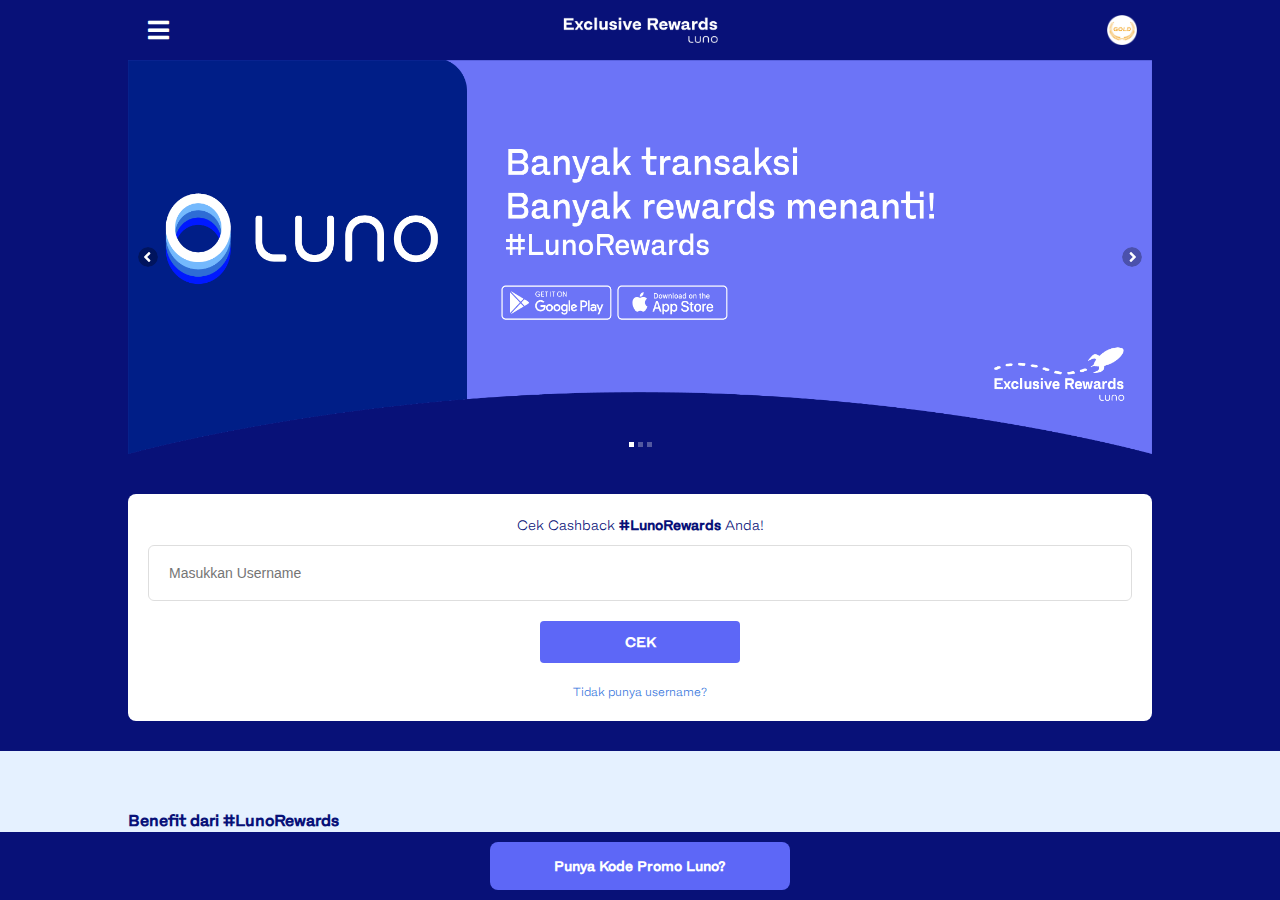
<file: index.html>
<!DOCTYPE html>
<html lang="en">
<head>
    <meta charset="UTF-8">
    <meta name="viewport" content="width=device-width, initial-scale=1.0">
    <title>Document</title>

    <link rel="stylesheet" href="asset/css/normalize.css">
    <link rel="preconnect" href="https://fonts.googleapis.com">
    <link rel="preconnect" href="https://fonts.gstatic.com" crossorigin>
    <link href="https://fonts.googleapis.com/css2?family=Poppins:wght@400;600;700&display=swap" rel="stylesheet">
    <link rel="stylesheet" href="asset/css/bulma.min.css">
    <link rel="stylesheet" href="asset/css/fontawesome-all.css">
    <link rel="stylesheet" href="asset/css/owl.carousel.css">
    <link rel="stylesheet" href="asset/css/main.css">
</head>
<body>

    <div class="master pb-60">

        <section class="ln-nav">
            <div class="container">
                <div class="columns">
                    <div class="column is-12">
                        <div class="burger"><i class="fa fa-bars"></i></div>
                        <a href="#" class="logo"><img src="asset/images/logo.png" alt=""></a>
                        <a href="#" class="badge"><img src="asset/images/gold-badge.png" alt=""></a>
                    </div>
                </div>
            </div>
        </section>
        <section class="ln-menu-pop">
            <div class="container">
                <div class="columns">
                    <div class="column is-12">
                        <div class="personal-info">
                            <a href="#" class="badge-2"><img src="asset/images/gold-badge.png" alt=""></a>
                            <div class="txt">
                                <a href="#" class="badge-txt gold">GOLD</a>
                                <h4>John Doe</h4>
                            </div>
                        </div>
                        <div class="personal-info">
                            <a href="#" class="badge-2"><img src="asset/images/regular-badge.png" alt=""></a>
                            <div class="txt">
                                <h4 class="mt-2">Anda Belum Terdaftar</h4>
                            </div>
                            <a href="#" class="bt primary-bt mt-3">DAFTAR SEKARANG</a>
                        </div>
                        <div class="ln-menu">
                            <a href="#">Halaman Utama</a>
                            <a href="#">Cek Cashback</a>
                            <a href="#">Tidak Punya Username</a>
                            <a href="#">Promo Lainnya</a>
                            <a href="#">Masukkan Kode Promo</a>
                            <a href="#" class="muted">Logout</a>
                        </div>
                    </div>
                </div>
            </div>
        </section>

        <section class="hero">
            <div class="hero-slider owl-carousel">
                <div class="item">
                    <figure class="ratio">
                        <img src="asset/images/bank/pic-1-a.png" alt="">
                    </figure>
                </div>
                <div class="item">
                    <figure class="ratio">
                        <img src="asset/images/bank/pic-1-a.png" alt="">
                    </figure>
                </div>
                <div class="item">
                    <figure class="ratio">
                        <img src="asset/images/bank/pic-1-a.png" alt="">
                    </figure>
                </div>
            </div>
        </section>

        <section class="rewards-form wave wave-1">
            <div class="container">
                <div class="columns">
                    <div class="column is-12">
                        <form action="" class="has-text-centered">
                            <p>Cek Cashback <strong>#LunoRewards</strong> Anda!</p>
                            <input type="text" placeholder="Masukkan Username">
                            <button>CEK</button>
                            <a href="#" class="links">Tidak punya username?</a>
                        </form>
                    </div>
                </div>
            </div>
        </section>

        <section class="benefit wave wave-2">
            <div class="container">
                <div class="columns is-mobile">
                    <div class="column is-12">
                        <div class="title">
                            <h3>Benefit dari #LunoRewards</h3>
                        </div>
                    </div>
                </div>
                <div class="columns">
                    <div class="column is-12">
                        <div class="card-1">
                            <ul>
                                <li>Bonus bulanan hingga 1.5 juta rupiah</li>
                                <li>Komisi (cashback) dari setiap transaksi jual/beli atau trading Anda hingga 0.14%</li>
                                <li>Informasi analisis pasar mingguan dari Arcane Research</li>
                                <li>Layanan bantuan pelanggan khusus melalui Whatsapp</li>
                            </ul>
                        </div>
                    </div>
                    
                </div>
            </div>
        </section>

        <section class="benefit-level">
            <div class="container">
                <div class="columns">
                    <div class="column is-12">
                        <div class="title">
                            <h3>Benefit Level</h3>
                            <a href="#">Selengkapnya</a>
                        </div>

                        <div class="tab-pane">
                            <a href="#tab1" class="active"><img src="asset/images/gold-badge.png" alt=""><span>GOLD</span></a>
                            <a href="#tab2"><img src="asset/images/diamond-badge.png" alt=""><span>DIAMOND</span></a>
                            <a href="#tab3"><img src="asset/images/platinum-badge.png" alt=""><span>PLATINUM</span></a>
                        </div>
                        <div class="tab-box">
                            <div class="tab active" id="tab1">
                                <div class="group">
                                    <p>1</p>
                                </div>
                                <div class="group">
                                    <span>Transaksi Jual-Beli Dompet Bulanan</span>
                                    <p><strong>Rp 20,000,000</strong></p>
                                </div>
                                <div class="group">
                                    <span>Total Transaksi Bulanan</span>
                                    <p><strong>Rp 800,000,000</strong></p>
                                </div>
                                <div class="group">
                                    <span>Maker Cashback</span>
                                    <p><strong>0.00%</strong></p>
                                </div>
                                <div class="group">
                                    <span>Taker Cashback</span>
                                    <p><strong>0.00%</strong></p>
                                </div>
                                <div class="group">
                                    <span>Cashback Beli-Jual Instan</span>
                                    <p><strong>0.00%</strong></p>
                                </div>
                                <div class="group">
                                    <span>Bonus Bulanan</span>
                                    <p><strong>Rp 1,500,000</strong></p>
                                </div>
                                <div class="group">
                                    <span>Cashback Bulanan Minimum</span>
                                    <p><strong>Rp 1,500,000</strong></p>
                                </div>
                                <div class="group">
                                    <span>Cashback Bulanan Maksimum</span>
                                    <p><strong>Rp 1,500,000</strong></p>
                                </div>
                                <div class="group">
                                    <p><i class="fa fa-check"></i>Harus Subscribe Berita & Promosi</p>
                                </div>
                            </div>
                            <div class="tab" id="tab2">
                                <div class="group">
                                    <p>2</p>
                                </div>
                                <div class="group">
                                    <span>Transaksi Jual-Beli Dompet Bulanan</span>
                                    <p><strong>Rp 20,000,000</strong></p>
                                </div>
                                <div class="group">
                                    <span>Total Transaksi Bulanan</span>
                                    <p><strong>Rp 800,000,000</strong></p>
                                </div>
                                <div class="group">
                                    <span>Maker Cashback</span>
                                    <p><strong>0.00%</strong></p>
                                </div>
                                <div class="group">
                                    <span>Taker Cashback</span>
                                    <p><strong>0.00%</strong></p>
                                </div>
                                <div class="group">
                                    <span>Cashback Beli-Jual Instan</span>
                                    <p><strong>0.00%</strong></p>
                                </div>
                                <div class="group">
                                    <span>Bonus Bulanan</span>
                                    <p><strong>Rp 1,500,000</strong></p>
                                </div>
                                <div class="group">
                                    <span>Cashback Bulanan Minimum</span>
                                    <p><strong>Rp 1,500,000</strong></p>
                                </div>
                                <div class="group">
                                    <span>Cashback Bulanan Maksimum</span>
                                    <p><strong>Rp 1,500,000</strong></p>
                                </div>
                                <div class="group">
                                    <p><i class="fa fa-check"></i>Harus Subscribe Berita & Promosi</p>
                                </div>
                            </div>
                            <div class="tab" id="tab3">
                                <div class="group">
                                    <p>3</p>
                                </div>
                                <div class="group">
                                    <span>Transaksi Jual-Beli Dompet Bulanan</span>
                                    <p><strong>Rp 20,000,000</strong></p>
                                </div>
                                <div class="group">
                                    <span>Total Transaksi Bulanan</span>
                                    <p><strong>Rp 800,000,000</strong></p>
                                </div>
                                <div class="group">
                                    <span>Maker Cashback</span>
                                    <p><strong>0.00%</strong></p>
                                </div>
                                <div class="group">
                                    <span>Taker Cashback</span>
                                    <p><strong>0.00%</strong></p>
                                </div>
                                <div class="group">
                                    <span>Cashback Beli-Jual Instan</span>
                                    <p><strong>0.00%</strong></p>
                                </div>
                                <div class="group">
                                    <span>Bonus Bulanan</span>
                                    <p><strong>Rp 1,500,000</strong></p>
                                </div>
                                <div class="group">
                                    <span>Cashback Bulanan Minimum</span>
                                    <p><strong>Rp 1,500,000</strong></p>
                                </div>
                                <div class="group">
                                    <span>Cashback Bulanan Maksimum</span>
                                    <p><strong>Rp 1,500,000</strong></p>
                                </div>
                                <div class="group">
                                    <p><i class="fa fa-check"></i>Harus Subscribe Berita & Promosi</p>
                                </div>
                            </div>
                        </div>
                    </div>
                </div>
            </div>
        </section>

        <section class="promo wave wave-3">
            <div class="container">
                <div class="columns">
                    <div class="column is-12">
                        <div class="title">
                            <h3>Promo Lainnya</h3>
                        </div>

                        <div class="promo-collection">
                            <a href="#" class="ratio promo-item">
                                <img src="asset/images/bank/promo-1.jpg" alt="">
                            </a>
                            <a href="#" class="ratio promo-item">
                                <img src="asset/images/bank/promo-1.jpg" alt="">
                            </a>
                        </div>
                    </div>
                </div>
            </div>
        </section>

        <section class="sticky-bottom">
            <div class="container">
                <div class="columns">
                    <div class="column is-12">
                        <a href="#" class="bt bottom-cta">Punya Kode Promo Luno?</a>
                    </div>
                </div>
            </div>
        </section>

    </div>
    

    <script src="asset/js/jquery-1.11.0.min.js"></script>
    <script src="asset/js/owl.carousel.min.js"></script>
    <script src="asset/js/main.js"></script>
    <script>
        $(document).ready(function(){
            
            $(".hero-slider").owlCarousel({
                singleItem: true,
                navigation: true,
                pagination: true
            });

        });
    </script>
</body>
</html>
</file>
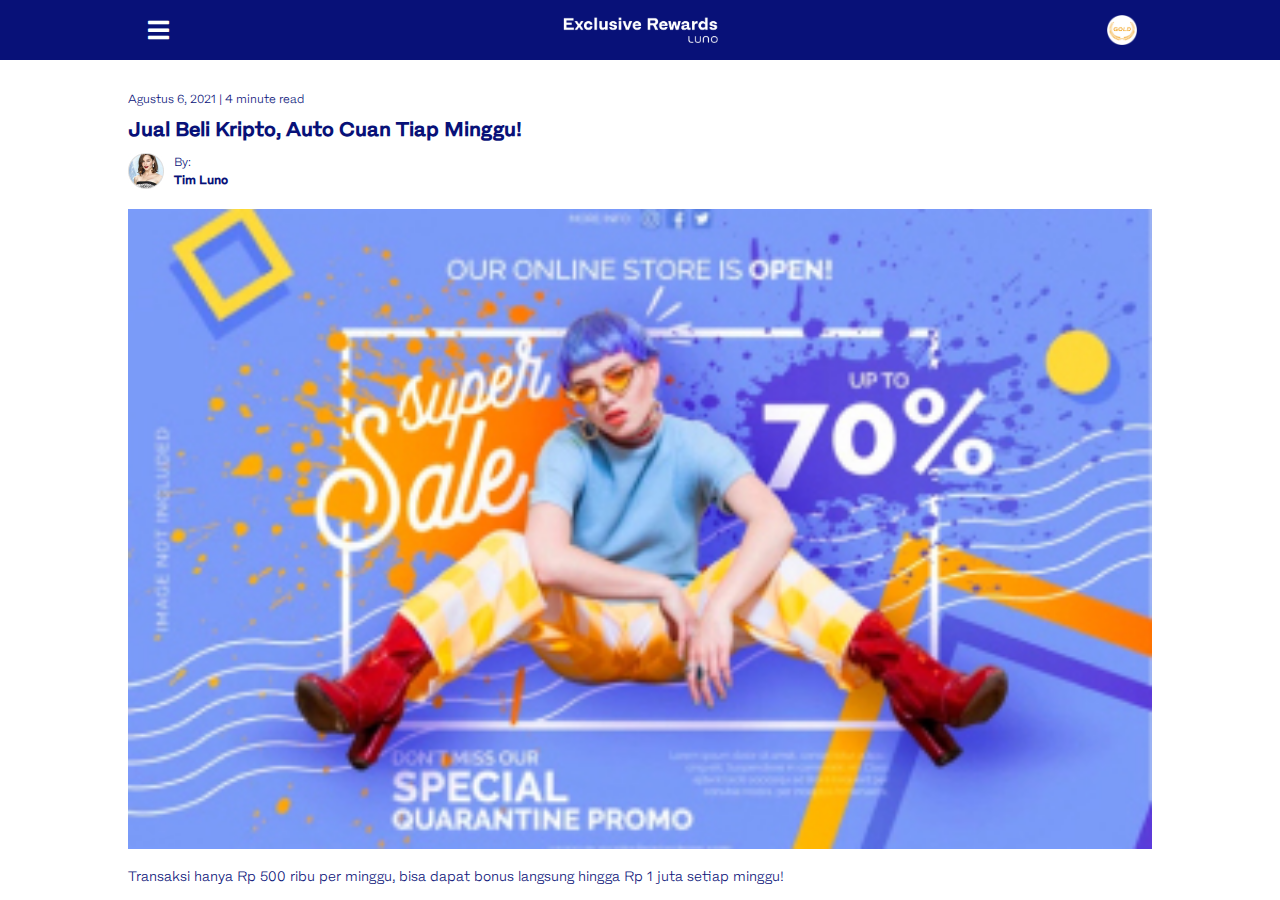
<file: detail-promo.html>
<!DOCTYPE html>
<html lang="en">
<head>
    <meta charset="UTF-8">
    <meta name="viewport" content="width=device-width, initial-scale=1.0">
    <title>Document</title>

    <link rel="stylesheet" href="asset/css/normalize.css">
    <link rel="preconnect" href="https://fonts.googleapis.com">
    <link rel="preconnect" href="https://fonts.gstatic.com" crossorigin>
    <link href="https://fonts.googleapis.com/css2?family=Poppins:wght@300;600&display=swap" rel="stylesheet">
    <link rel="stylesheet" href="asset/css/bulma.min.css">
    <link rel="stylesheet" href="asset/css/fontawesome-all.css">
    <link rel="stylesheet" href="asset/css/owl.carousel.css">
    <link rel="stylesheet" href="asset/css/main.css">
</head>
<body>

    <div class="master">

        <section class="ln-nav">
            <div class="container">
                <div class="columns">
                    <div class="column is-12">
                        <div class="burger"><i class="fa fa-bars"></i></div>
                        <a href="#" class="logo"><img src="asset/images/logo.png" alt=""></a>
                        <a href="#" class="badge"><img src="asset/images/gold-badge.png" alt=""></a>
                    </div>
                </div>
            </div>
        </section>
        <section class="ln-menu-pop">
            <div class="container">
                <div class="columns">
                    <div class="column is-12">
                        <div class="personal-info">
                            <a href="#" class="badge-2"><img src="asset/images/gold-badge.png" alt=""></a>
                            <div class="txt">
                                <a href="#" class="badge-txt gold">GOLD</a>
                                <h4>John Doe</h4>
                            </div>
                        </div>
                        <div class="ln-menu">
                            <a href="#">Halaman Utama</a>
                            <a href="#">Cek Cashback</a>
                            <a href="#">Tidak Punya Username</a>
                            <a href="#">Promo Lainnya</a>
                            <a href="#">Masukkan Kode Promo</a>
                        </div>
                    </div>
                </div>
            </div>
        </section>

        <section class="article">
            <div class="container">
                <div class="columns">
                    <div class="column is-12">
                        <div class="article-header">
                            <span class="meta-info">Agustus 6, 2021 | 4 minute read</span>
                            <h1>Jual Beli Kripto, Auto Cuan Tiap Minggu!</h1>
                            <div class="author">
                                <div class="avatar">
                                    <img src="asset/images/bank/avatar-1.jpg" alt="">
                                </div>
                                <div class="txt">
                                    <span>By:</span>
                                    Tim Luno
                                </div>
                            </div>
                        </div>
                        <figure class="main-img">
                            <img src="asset/images/bank/pic-2.jpg" alt="">
                        </figure>
                        <p>
                            Transaksi hanya Rp 500 ribu per minggu, bisa dapat bonus langsung hingga Rp 1 juta setiap minggu!
                        </p>
                        <figure class="main-img">
                            <img src="asset/images/bank/pic-3.jpg" alt="">
                        </figure>
                        <h3>Caranya?</h3>
                        <ol>
                            <li>Subscribe ke Berita & Promosi melalui aplikasi Luno</li>
                            <li>Lakukan transaksi minimum Rp 500 ribu lewat fitur dompet</li>
                            <li>Cek email Anda setiap hari Rabu (kode voucher akan kami kirim ke email Anda)</li>
                            <li>Klaim kode voucher yang Anda dapatkan</li>
                            <li>Menangkan kesempatan dapat Invest Bonus* setiap minggunya</li>
                        </ol>
                        <p>
                            <i>*Invest Bonus akan diacak, setiap pelanggan akan mendapatkan nilai yang berbeda mulai dari Rp 10 ribu hingga Rp 1 Juta.</i>
                        </p>
                    </div>
                </div>
            </div>
        </section>

        <section class="promo">
            <div class="container">
                <div class="columns">
                    <div class="column is-12">
                        <div class="title">
                            <h3>Promo Lainnya</h3>
                        </div>

                        <div class="promo-collection">
                            <a href="#" class="ratio promo-item">
                                <img src="asset/images/bank/promo-1.jpg" alt="">
                            </a>
                            <a href="#" class="ratio promo-item">
                                <img src="asset/images/bank/promo-1.jpg" alt="">
                            </a>
                        </div>
                    </div>
                </div>
            </div>
        </section>


    </div>
    

    <script src="asset/js/jquery-1.11.0.min.js"></script>
    <script src="asset/js/owl.carousel.min.js"></script>
    <script src="asset/js/main.js"></script>
    <script>
        $(document).ready(function(){
            
           

        });
    </script>
</body>
</html>
</file>
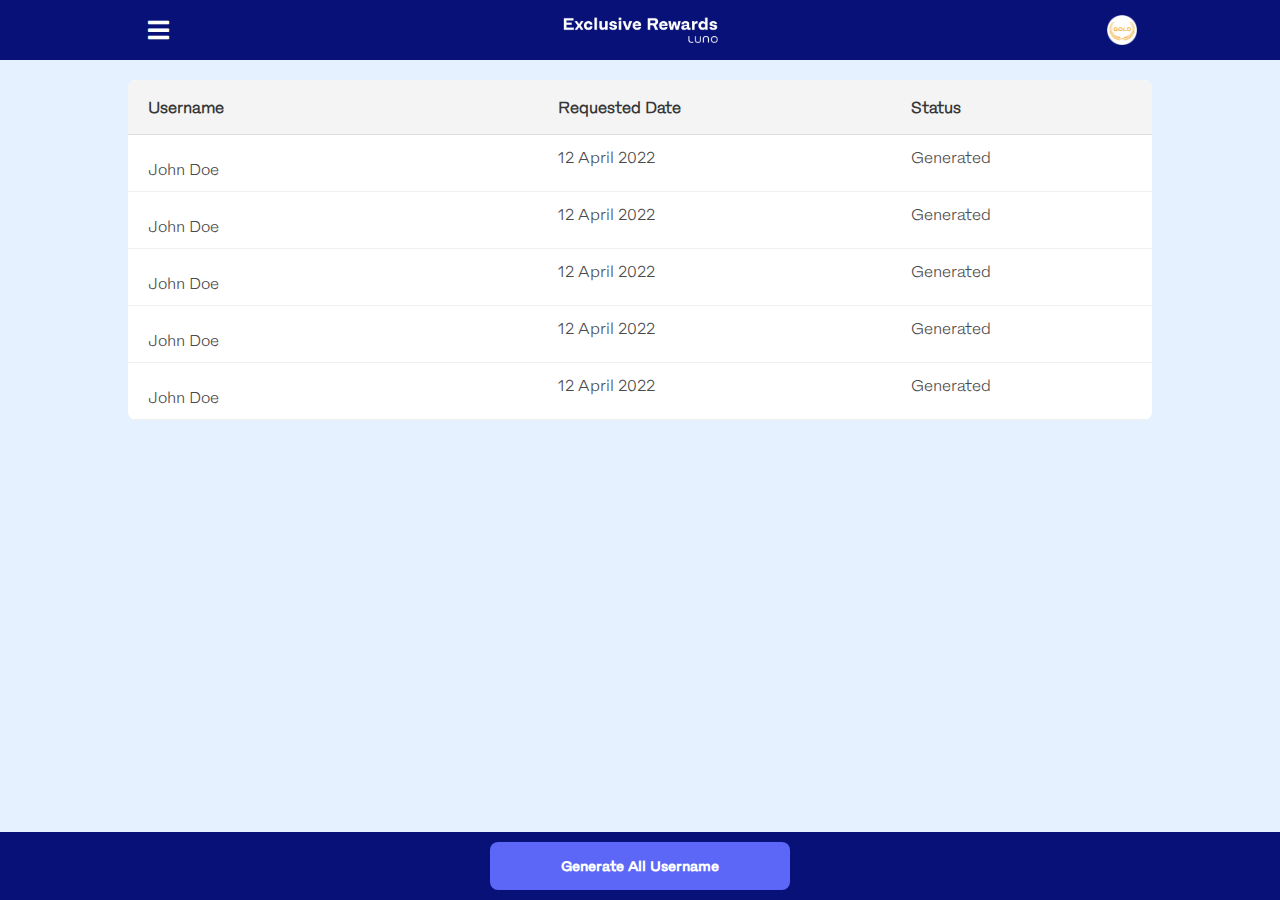
<file: generate-username.html>
<!DOCTYPE html>
<html lang="en">
<head>
    <meta charset="UTF-8">
    <meta name="viewport" content="width=device-width, initial-scale=1.0">
    <title>Document</title>

    <link rel="stylesheet" href="asset/css/normalize.css">
    <link rel="preconnect" href="https://fonts.googleapis.com">
    <link rel="preconnect" href="https://fonts.gstatic.com" crossorigin>
    <link href="https://fonts.googleapis.com/css2?family=Poppins:wght@300;600&display=swap" rel="stylesheet">
    <link rel="stylesheet" href="asset/css/bulma.min.css">
    <link rel="stylesheet" href="asset/css/fontawesome-all.css">
    <link rel="stylesheet" href="asset/css/owl.carousel.css">
    <link rel="stylesheet" href="asset/css/main.css">
</head>
<body>

    <div class="master">

        <section class="ln-nav">
            <div class="container">
                <div class="columns">
                    <div class="column is-12">
                        <div class="burger"><i class="fa fa-bars"></i></div>
                        <a href="#" class="logo"><img src="asset/images/logo.png" alt=""></a>
                        <a href="#" class="badge"><img src="asset/images/gold-badge.png" alt=""></a>
                    </div>
                </div>
            </div>
        </section>
        <section class="ln-menu-pop">
            <div class="container">
                <div class="columns">
                    <div class="column is-12">
                        <div class="personal-info">
                            <a href="#" class="badge-2"><img src="asset/images/gold-badge.png" alt=""></a>
                            <div class="txt">
                                <a href="#" class="badge-txt gold">GOLD</a>
                                <h4>John Doe</h4>
                            </div>
                        </div>
                        <div class="ln-menu">
                            <a href="#">Halaman Utama</a>
                            <a href="#">Cek Cashback</a>
                            <a href="#">Tidak Punya Username</a>
                            <a href="#">Promo Lainnya</a>
                            <a href="#">Masukkan Kode Promo</a>
                        </div>
                    </div>
                </div>
            </div>
        </section>

        <section class="uname-list register">
            <div class="container">
                <div class="columns">
                    <div class="column is-12">
                        <table>
                            <tr>
                                <th>Username</th>
                                <th>Requested Date</th>
                                <th>Status</th>
                                <!--th class="has-text-centered">Action</th-->
                            </tr>
                            <tr>
                                <td><span>Username: </span>John Doe</td>
                                <td><span>Requested Date: </span>12 April 2022</td>
                                <td><span>Status: </span>Generated</td>
                                <!--td><button class="bt purple-bt sm">GENERATE USERNAME</button></td-->
                            </tr>
                            <tr>
                                <td><span>Username: </span>John Doe</td>
                                <td><span>Requested Date: </span>12 April 2022</td>
                                <td><span>Status: </span>Generated</td>
                                <!--td><button class="bt purple-bt sm">GENERATE USERNAME</button></td-->
                            </tr>
                            <tr>
                                <td><span>Username: </span>John Doe</td>
                                <td><span>Requested Date: </span>12 April 2022</td>
                                <td><span>Status: </span>Generated</td>
                                <!--td><button class="bt purple-bt sm">GENERATE USERNAME</button></td-->
                            </tr>
                            <tr>
                                <td><span>Username: </span>John Doe</td>
                                <td><span>Requested Date: </span>12 April 2022</td>
                                <td><span>Status: </span>Generated</td>
                                <!--td><button class="bt purple-bt sm">GENERATE USERNAME</button></td-->
                            </tr>
                            <tr>
                                <td><span>Username: </span>John Doe</td>
                                <td><span>Requested Date: </span>12 April 2022</td>
                                <td><span>Status: </span>Generated</td>
                                <!--td><button class="bt purple-bt sm">GENERATE USERNAME</button></td-->
                            </tr>
                        </table>
                    </div>
                </div>
            </div>
        </section>

        <section class="sticky-bottom">
            <div class="container">
                <div class="columns">
                    <div class="column is-12">
                        <a href="#" class="bt bottom-cta">Generate All Username</a>
                    </div>
                </div>
            </div>
        </section>

    </div>
    

    <script src="asset/js/jquery-1.11.0.min.js"></script>
    <script src="asset/js/owl.carousel.min.js"></script>
    <script src="asset/js/main.js"></script>
    <script>
        $(document).ready(function(){
            
            $(".hero-slider").owlCarousel({
                singleItem: true,
                navigation: true,
                pagination: true
            });

        });
    </script>
</body>
</html>
</file>
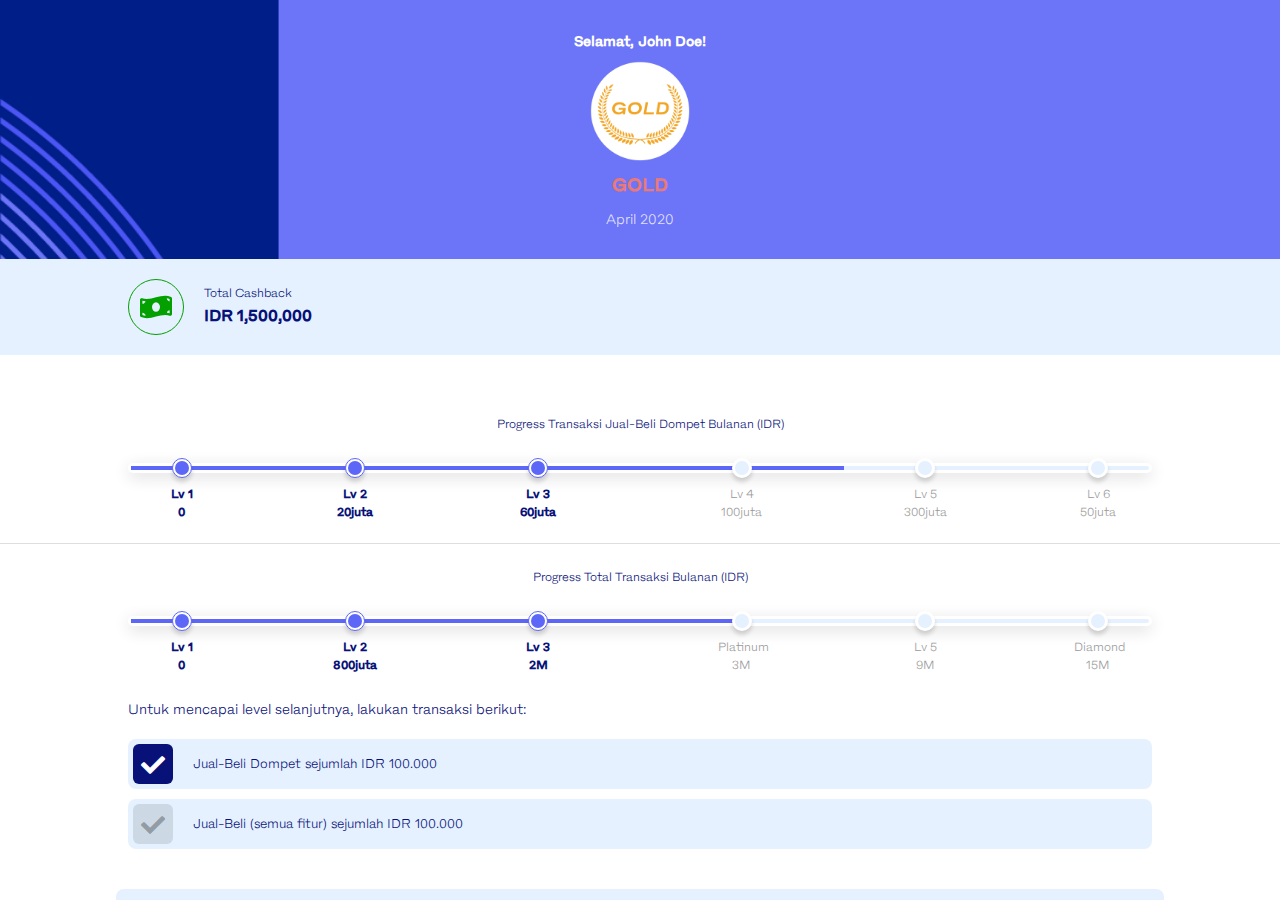
<file: have-username.html>
<!DOCTYPE html>
<html lang="en">
<head>
    <meta charset="UTF-8">
    <meta name="viewport" content="width=device-width, initial-scale=1.0">
    <title>Document</title>

    <link rel="stylesheet" href="asset/css/normalize.css">
    <link rel="preconnect" href="https://fonts.googleapis.com">
    <link rel="preconnect" href="https://fonts.gstatic.com" crossorigin>
    <link href="https://fonts.googleapis.com/css2?family=Poppins:wght@300;600&display=swap" rel="stylesheet">
    <link rel="stylesheet" href="asset/css/bulma.min.css">
    <link rel="stylesheet" href="asset/css/fontawesome-all.css">
    <link rel="stylesheet" href="asset/css/owl.carousel.css">
    <link rel="stylesheet" href="asset/css/main.css">
</head>
<body>

    <div class="master badge-page">

        <section class="ln-nav">
            <div class="container">
                <div class="columns">
                    <div class="column is-12">
                        <div class="burger"><i class="fa fa-bars"></i></div>
                        <a href="#" class="logo"><img src="asset/images/logo.png" alt=""></a>
                        <a href="#" class="badge"><img src="asset/images/gold-badge.png" alt=""></a>
                    </div>
                </div>
            </div>
        </section>
        <section class="ln-menu-pop">
            <div class="container">
                <div class="columns">
                    <div class="column is-12">
                        <div class="personal-info">
                            <a href="#" class="badge-2"><img src="asset/images/gold-badge.png" alt=""></a>
                            <div class="txt">
                                <a href="#" class="badge-txt gold">GOLD</a>
                                <h4>John Doe</h4>
                            </div>
                        </div>
                        <div class="ln-menu">
                            <a href="#">Halaman Utama</a>
                            <a href="#">Cek Cashback</a>
                            <a href="#">Tidak Punya Username</a>
                            <a href="#">Promo Lainnya</a>
                            <a href="#">Masukkan Kode Promo</a>
                        </div>
                    </div>
                </div>
            </div>
        </section>

        <section class="badge-header">
            <div class="container">
                <div class="columns">
                    <div class="column is-12 has-text-centered">
                        <h4>Selamat, John Doe!</h4>
                        <figure>
                            <img src="asset/images/gold-badge.png" alt="">
                        </figure>
                        <h5 class="pink">GOLD</h5>
                        <span class="date">April 2020</span>
                    </div>
                </div>
            </div>
        </section>
        <section class="cashback-info wave wave-2">
            <div class="container">
                <div class="columns">
                    <div class="column is-12">
                        <figure class="ln-icon">
                            <img src="asset/images/money-icon.svg" alt="">
                        </figure>
                        <div class="txt">
                            <span>Total Cashback</span>
                            <h4>IDR 1,500,000</h4>
                        </div>
                    </div>
                </div>
            </div>
        </section>
        <section class="level-progress">
            <div class="container">
                <div class="columns">
                    <div class="column is-12 has-text-centered">
                        <p class="sm">Progress Transaksi Jual-Beli Dompet Bulanan (IDR)</p>
                        <div class="progress-bar">
                            <div class="current" style="width: 70%"></div>
                            <div class="dots">
                                <div class="dot active">Lv 1<br>0</div>
                                <div class="dot active">Lv 2<br>20juta</div>
                                <div class="dot active">Lv 3<br>60juta</div>
                                <div class="dot">Lv 4<br>100juta</div>
                                <div class="dot">Lv 5<br>300juta</div>
                                <div class="dot">Lv 6<br>50juta</div>
                            </div>
                            
                        </div>
                    </div>
                </div>
            </div>
        </section>
        <section class="level-progress pt-5 no-bb">
            <div class="container">
                <div class="columns">
                    <div class="column is-12 has-text-centered">
                        <p class="sm">Progress Total Transaksi Bulanan (IDR)</p>
                        <div class="progress-bar mb-6">
                            <div class="current" style="width: 60%;"></div>
                            <div class="dots">
                                <div class="dot active">Lv 1<br>0</div>
                                <div class="dot active">Lv 2<br>800juta</div>
                                <div class="dot active">Lv 3<br>2M</div>
                                <div class="dot">Platinum<br>3M</div>
                                <div class="dot">Lv 5<br>9M</div>
                                <div class="dot">Diamond<br>15M</div>
                            </div>
                        </div>
                    </div>
                </div>
                <div class="columns">
                    <div class="column is-12">
                        <p>Untuk mencapai level selanjutnya, lakukan transaksi berikut:</p>
                        <div class="tasks">
                            <div class="task-item done">
                                <span class="t-icon"><i class="fa fa-check"></i></span>
                                <p>Jual-Beli Dompet sejumlah IDR 100.000</p>
                            </div>
                            <div class="task-item">
                                <span class="t-icon"><i class="fa fa-check"></i></span>
                                <p>Jual-Beli (semua fitur) sejumlah IDR 100.000</p>
                            </div>
                        </div>
                    </div>
                </div>
            </div>
        </section>

        <section class="rincian">
            <div class="container">
                <div class="columns">
                    <div class="column is-12">
                        <div class="wrapper">
                            <div class="title">
                                <h3>Rincian Transaksi</h3>
                            </div>
                            <div class="transx">
                                <div class="transx-item">
                                    <span>Total Volume Transaksi</span>
                                    <p><strong>14,377,515,834</strong></p>
                                </div>
                                <div class="transx-item">
                                    <span>Jual-Beli Dompet</span>
                                    <p><strong>5,268,878,245</strong></p>
                                </div>
                                <div class="transx-item">
                                    <span>Taker</span>
                                    <p><strong>0.00%</strong></p>
                                </div>
                                <div class="transx-item">
                                    <span>Maker</span>
                                    <p><strong>0.00%</strong></p>
                                </div>
                            </div>
                            <div class="dots-divider"></div>
                            <div class="title">
                                <h3>Rincian Cashback</h3>
                                <span><i>Cashback total maksimal IDR 50juta</i></span>
                            </div>
                            <div class="transx">
                                <div class="transx-item">
                                    <span>Total Volume Transaksi (semua fitur)</span>
                                    <p><strong>14,377,515,834</strong></p>
                                </div>
                                <div class="transx-item">
                                    <span>Jual-Beli Dompet</span>
                                    <p><strong>5,268,878,245</strong></p>
                                </div>
                                <div class="transx-item">
                                    <span>Taker</span>
                                    <p><strong>0.00%</strong></p>
                                </div>
                                <div class="transx-item">
                                    <span>Maker</span>
                                    <p><strong>0.00%</strong></p>
                                </div>
                            </div>
                        </div>
                        <p class="footnote">
                            <span class="sm-icon"><i class="fa fa-angle-double-right"></i></span>
                            Informasi di website ini bersifat informasional. Syarat & Ketentuan berlaku.
                        </p>
                        <div class="bt-group has-text-centered">
                            <a href="#" class="bt secondary-bt">Cek Kelayakan Anda Atas Promosi Ini</a>
                            <a href="#" class="bt secondary-bt">Cek Ketentuan Penggunaan Luno</a>
                            <a href="#" class="bt primary-bt">SELENGKAPNYA</a>
                        </div>
                    </div>
                </div>
            </div>
        </section>

        <section class="promo wave wave-3">
            <div class="container">
                <div class="columns">
                    <div class="column is-12">
                        <div class="title">
                            <h3>Promo Lainnya</h3>
                        </div>

                        <div class="promo-collection">
                            <a href="#" class="ratio promo-item">
                                <img src="asset/images/bank/promo-1.jpg" alt="">
                            </a>
                            <a href="#" class="ratio promo-item">
                                <img src="asset/images/bank/promo-1.jpg" alt="">
                            </a>
                        </div>
                    </div>
                </div>
            </div>
        </section>


    </div>
    

    <script src="asset/js/jquery-1.11.0.min.js"></script>
    <script src="asset/js/owl.carousel.min.js"></script>
    <script src="asset/js/main.js"></script>
    <script>
        $(document).ready(function(){
            
            $(".master").scroll(function(){
                if ($(".master").scrollTop() >= 300) {
                    $('.ln-nav').addClass('show');
                }
                else {
                    $('.ln-nav').removeClass('show');
                }
            });


        });
    </script>
</body>
</html>
</file>
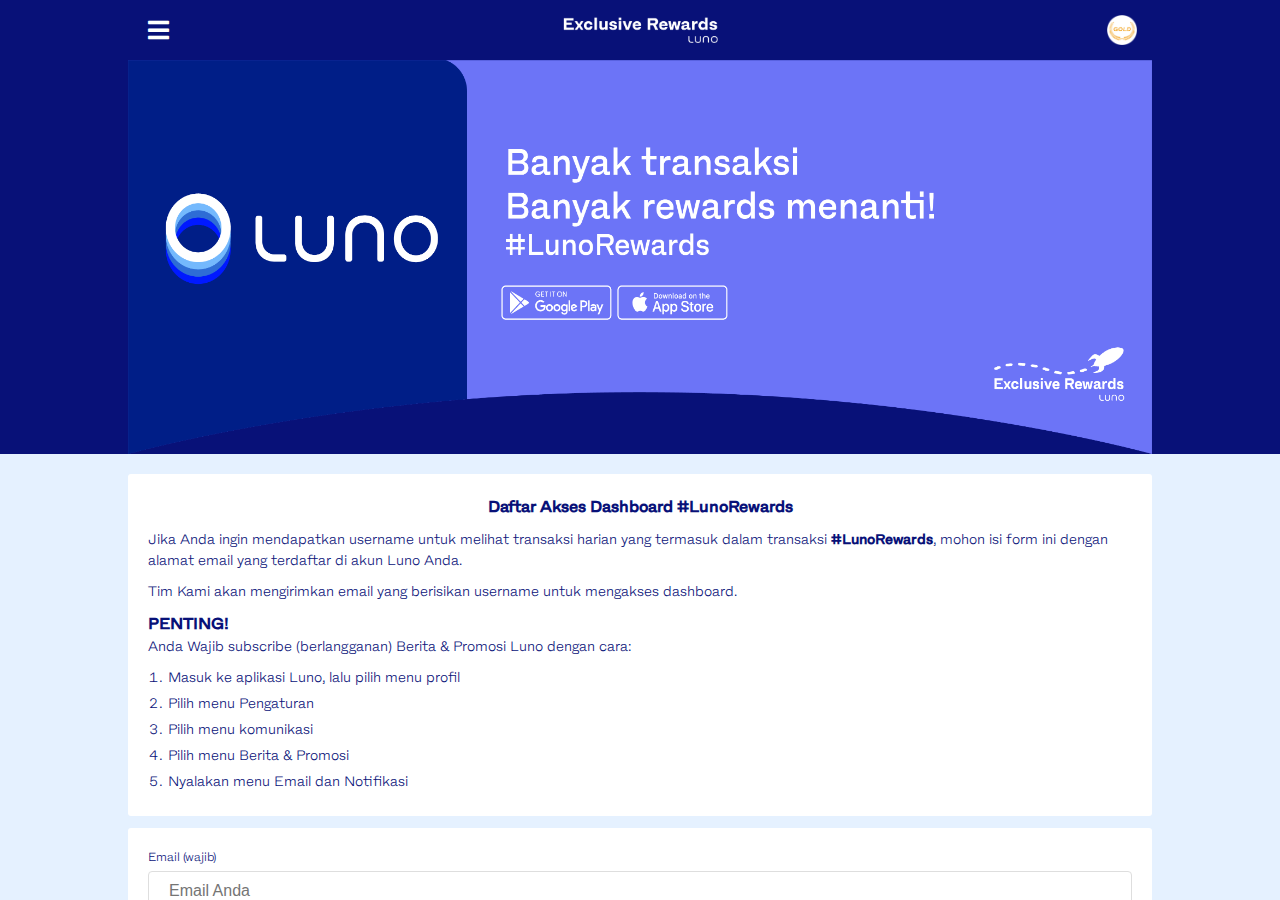
<file: register.html>
<!DOCTYPE html>
<html lang="en">
<head>
    <meta charset="UTF-8">
    <meta name="viewport" content="width=device-width, initial-scale=1.0">
    <title>Document</title>

    <link rel="stylesheet" href="asset/css/normalize.css">
    <link rel="preconnect" href="https://fonts.googleapis.com">
    <link rel="preconnect" href="https://fonts.gstatic.com" crossorigin>
    <link href="https://fonts.googleapis.com/css2?family=Poppins:wght@300;600&display=swap" rel="stylesheet">
    <link rel="stylesheet" href="asset/css/bulma.min.css">
    <link rel="stylesheet" href="asset/css/fontawesome-all.css">
    <link rel="stylesheet" href="asset/css/owl.carousel.css">
    <link rel="stylesheet" href="asset/css/main.css">
</head>
<body>

    <div class="master">

        <section class="ln-nav">
            <div class="container">
                <div class="columns">
                    <div class="column is-12">
                        <div class="burger"><i class="fa fa-bars"></i></div>
                        <a href="#" class="logo"><img src="asset/images/logo.png" alt=""></a>
                        <a href="#" class="badge"><img src="asset/images/gold-badge.png" alt=""></a>
                    </div>
                </div>
            </div>
        </section>
        <section class="ln-menu-pop">
            <div class="container">
                <div class="columns">
                    <div class="column is-12">
                        <div class="personal-info">
                            <a href="#" class="badge-2"><img src="asset/images/gold-badge.png" alt=""></a>
                            <div class="txt">
                                <a href="#" class="badge-txt gold">GOLD</a>
                                <h4>John Doe</h4>
                            </div>
                        </div>
                        <div class="ln-menu">
                            <a href="#">Halaman Utama</a>
                            <a href="#">Cek Cashback</a>
                            <a href="#">Tidak Punya Username</a>
                            <a href="#">Promo Lainnya</a>
                            <a href="#">Masukkan Kode Promo</a>
                        </div>
                    </div>
                </div>
            </div>
        </section>

        <section class="hero">
            <div class="hero-slider owl-carousel">
                <div class="item">
                    <figure class="ratio">
                        <img src="asset/images/bank/pic-1-a.png" alt="">
                    </figure>
                </div>
            </div>
        </section>

        <section class="register">
            <div class="container">
                <div class="columns">
                    <div class="column is-12">
                        <div class="form-embed mb-3">
                            <h5 class="has-text-centered">Daftar Akses Dashboard #LunoRewards</h5>
                        
                            <p>Jika Anda ingin mendapatkan username untuk melihat transaksi harian yang termasuk dalam transaksi <strong>#LunoRewards</strong>, mohon isi form ini dengan alamat email yang terdaftar di akun Luno Anda.</p>
                            <p>Tim Kami akan mengirimkan email yang berisikan username untuk mengakses dashboard.</p>

                            <h6>PENTING!</h6>
                            <p>Anda Wajib subscribe (berlangganan) Berita & Promosi Luno dengan cara:</p>
                            <ol>
                                <li>Masuk ke aplikasi Luno, lalu pilih menu profil</li>
                                <li>Pilih menu Pengaturan</li>
                                <li>Pilih menu komunikasi</li>
                                <li>Pilih menu Berita & Promosi</li>
                                <li>Nyalakan menu Email dan Notifikasi</li>
                            </ol>
                            
                        </div>
                        <div class="form-embed">
                            <!--EMBED YOUR FORM HERE or use form below-->

                            <form action="" class="form-control">
                                <div class="inp-group">
                                    <label for="">Email (wajib)</label>
                                    <input type="email" name="" id="" placeholder="Email Anda">
                                </div>
                                <div class="inp-group mt-3">
                                    <button class="bt purple-bt">REGISTER</button>
                                </div>
                            </form>
                        </div>
                    </div>
                </div>
            </div>
        </section>

    </div>
    

    <script src="asset/js/jquery-1.11.0.min.js"></script>
    <script src="asset/js/owl.carousel.min.js"></script>
    <script src="asset/js/main.js"></script>
    <script>
        $(document).ready(function(){
            
            $(".hero-slider").owlCarousel({
                singleItem: true,
                navigation: true,
                pagination: true
            });

        });
    </script>
</body>
</html>
</file>
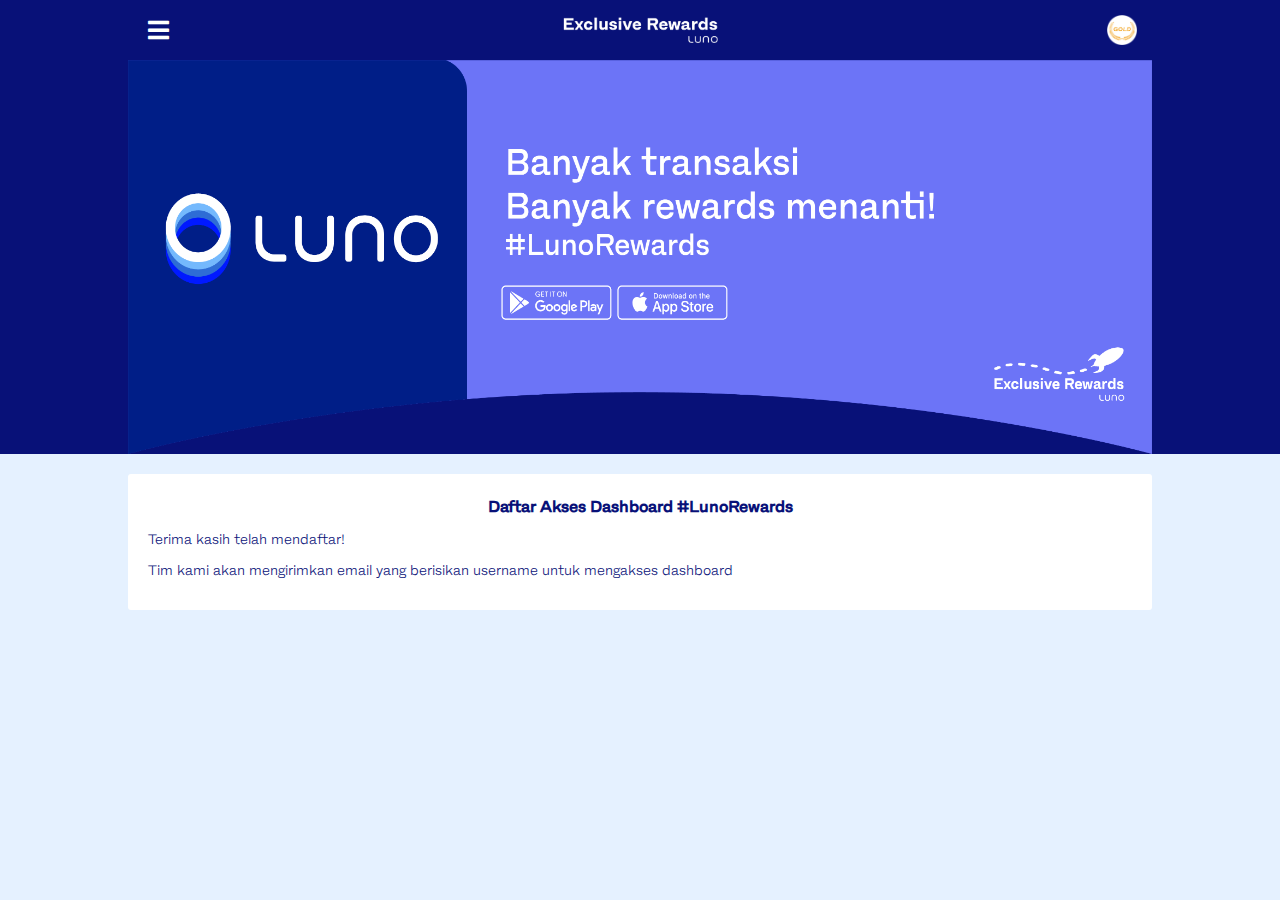
<file: thank-you.html>
<!DOCTYPE html>
<html lang="en">
<head>
    <meta charset="UTF-8">
    <meta name="viewport" content="width=device-width, initial-scale=1.0">
    <title>Document</title>

    <link rel="stylesheet" href="asset/css/normalize.css">
    <link rel="preconnect" href="https://fonts.googleapis.com">
    <link rel="preconnect" href="https://fonts.gstatic.com" crossorigin>
    <link href="https://fonts.googleapis.com/css2?family=Poppins:wght@300;600&display=swap" rel="stylesheet">
    <link rel="stylesheet" href="asset/css/bulma.min.css">
    <link rel="stylesheet" href="asset/css/fontawesome-all.css">
    <link rel="stylesheet" href="asset/css/owl.carousel.css">
    <link rel="stylesheet" href="asset/css/main.css">
</head>
<body>

    <div class="master">

        <section class="ln-nav">
            <div class="container">
                <div class="columns">
                    <div class="column is-12">
                        <div class="burger"><i class="fa fa-bars"></i></div>
                        <a href="#" class="logo"><img src="asset/images/logo.png" alt=""></a>
                        <a href="#" class="badge"><img src="asset/images/gold-badge.png" alt=""></a>
                    </div>
                </div>
            </div>
        </section>
        <section class="ln-menu-pop">
            <div class="container">
                <div class="columns">
                    <div class="column is-12">
                        <div class="personal-info">
                            <a href="#" class="badge-2"><img src="asset/images/gold-badge.png" alt=""></a>
                            <div class="txt">
                                <a href="#" class="badge-txt gold">GOLD</a>
                                <h4>John Doe</h4>
                            </div>
                        </div>
                        <div class="ln-menu">
                            <a href="#">Halaman Utama</a>
                            <a href="#">Cek Cashback</a>
                            <a href="#">Tidak Punya Username</a>
                            <a href="#">Promo Lainnya</a>
                            <a href="#">Masukkan Kode Promo</a>
                        </div>
                    </div>
                </div>
            </div>
        </section>

        <section class="hero">
            <div class="hero-slider owl-carousel">
                <div class="item">
                    <figure class="ratio">
                        <img src="asset/images/bank/pic-1-a.png" alt="">
                    </figure>
                </div>
            </div>
        </section>

        <section class="register">
            <div class="container">
                <div class="columns">
                    <div class="column is-12">
                        <div class="form-embed mb-3">
                            <h5 class="has-text-centered">Daftar Akses Dashboard #LunoRewards</h5>
                        
                            <p>Terima kasih telah mendaftar!</p>
                            <p>Tim kami akan mengirimkan email yang berisikan username untuk mengakses dashboard</p>
                            
                        </div>
                        
                    </div>
                </div>
            </div>
        </section>

    </div>
    

    <script src="asset/js/jquery-1.11.0.min.js"></script>
    <script src="asset/js/owl.carousel.min.js"></script>
    <script src="asset/js/main.js"></script>
    <script>
        $(document).ready(function(){
            
            $(".hero-slider").owlCarousel({
                singleItem: true,
                navigation: true,
                pagination: true
            });

        });
    </script>
</body>
</html>
</file>
<file: asset/css/main.css>
:root{
    --poppin: 'Poppins', sans-serif;
    --purple: #081178;
    --purple-2: #5D67F7;
    --light-purple: #E5F1FF;
    --gold: #F88600;
    --anim: all ease-out 0.3s;
}

@font-face {
    font-family: frl;
    src: url(../fonts/Fracktif-Light.otf);
  }
@font-face {
  font-family: frr;
  src: url(../fonts/Fracktif-Regular.otf);
}
@font-face {
  font-family: frb;
  src: url(../fonts/Fracktif-Medium.otf);
}
/*@font-face {
  font-family: frb;
  src: url(../fonts/Fracktif-Bold.otf);
}*/


*{
    font-family: "frl", sans-serif;
}
 
.master{
    width: 100%;
    max-width: 360px;
    margin: auto;
    position: relative;
    height: 100vh;
    overflow-x: hidden;
    padding-top: 60px;
}

section{
    width: 100%;
    float: left;
    position: relative;
}

section.wave::before{
    content: "";
    width: 100%;
    height: 24px;
    position: absolute;
    left: 0;
    z-index: 3;
}
section.wave.wave-1::before{
    background: url(../images/wave-1.svg) no-repeat center bottom;
    background-size: contain;
    top: calc(100% - 5px);
}
section.wave.wave-2::before{
    background: url(../images/wave-2.svg) no-repeat center bottom;
    background-size: contain;
    top: calc(100% - 5px);
}
section.wave.wave-3::before{
    background: url(../images/wave-2-b.svg) no-repeat center bottom;
    background-size: contain;
    bottom: 100%;
}

p{
    font-size: 14px;
    color: var(--purple);
    width: 100%;
    float: left;
    margin-bottom: 10px;
}

.ln-nav{
    max-width: 360px;
    position: fixed;
    top: 0;
    left: calc((100% - 360px) / 2);
    z-index: 9;
    height: 60px;
    background: var(--purple);
    transition: var(--anim);
    -moz-transition: var(--anim);
    -webkit-transition: var(--anim);
}
.ln-nav .burger{
    width: 60px;
    height: 60px;
    float: left;
    text-align: center;
    font-size: 24px;
    color: #fff;
    padding-top: 12px;
}
.ln-nav .badge{
    width: 60px;
    height: 60px;
    float: left;
    padding: 15px;
}
.ln-nav .logo{
    width: calc(100% - 120px);
    height: 60px;
    float: left;
    text-align: center;
    padding: 10px;
}
.ln-nav .logo img{
    width: 100%;
    height: 100%;
    object-fit: contain;
}

.ln-menu-pop{
    width: 360px;
    height: calc(100vh - 60px);
    position: fixed;
    top: 60px;
    left: calc((100% - 360px) / 2);
    z-index: 9;
    background: var(--light-purple);
    padding: 20px;
    transition: var(--anim);
    -moz-transition: var(--anim);
    -webkit-transition: var(--anim);
    opacity: 0;
    pointer-events: none;
    overflow-y: auto;
}
.ln-menu-pop.show{
    opacity: 1;
    pointer-events: auto;
}
.personal-info{
    width: 100%;
    float: left;
    border-radius: 8px;
    -moz-border-radius: 8px;
    -webkit-border-radius: 8px;
    background: #fff;
    padding: 20px;
    min-height: 100px;
    margin-bottom: 30px;
}
.personal-info .badge-2{
    width: 60px;
    height: 60px;
    float: left;
    border: 1px solid #dedede;
    border-radius: 50%;
    -moz-border-radius: 50%;
    -webkit-border-radius: 50%;
}
.personal-info .txt{
    width: calc(100% - 60px);
    float: left;
    padding-left: 20px;
    padding-top: 10px;
}
.personal-info .txt .badge-txt{
    width: 100%;
    float: left;
    font-size: 12px;
    font-weight: 600;
    
}
.personal-info .txt .badge-txt.gold{
    color: var(--gold);
}
.personal-info .txt h4{
    width: 100%;
    float: left;
    font-size: 16px;
    font-weight: 600;
    color: #333;
    line-height: 120%;
}

.ln-menu{
    width: 100%;
    float: left;
}
.ln-menu a{
    width: 100%;
    float: left;
    padding: 10px 20px;
    font-size: 14px;
    color: var(--purple);
    background: #fff;
    line-height: 200%;
    margin-bottom: 10px;
    border-radius: 8px;
    -moz-border-radius: 8px;
    -webkit-border-radius: 8px;
}

.ln-menu a.muted{
    opacity: 0.4;
}

.ratio{
    position: relative;
    height: 0;
    width: 100%;
    float: left;
}
.ratio img,
.ratio iframe,
.ratio video{
    width: 100%;
    height: 100%;
    position: absolute;
    top: 0;
    left: 0;
}

.hero-slider{
    background: var(--purple);
}

.hero-slider .item .ratio{
    padding-top: 38.44%;
}
.hero-slider .owl-prev,
.hero-slider .owl-next{
    width: 20px;
    height: 20px;
    border-radius: 50%;
    -moz-border-radius: 50%;
    -webkit-border-radius: 50%;
    background: rgba(255,255,255,0.3);
    overflow: hidden;
    text-indent: -200px;
    position: absolute;
    top: calc(50% - 10px);
}
.hero-slider .owl-prev{
    left: 10px;
    background: url(../images/prev.svg) no-repeat center;
    background-size: contain;
}
.hero-slider .owl-next{
    right: 10px;
    background: url(../images/next.svg) no-repeat center;
    background-size: contain;
}
.hero-slider .owl-pagination{
    width: 100%;
    height: 5px;
    bottom: 20px;
    left: 0;
    text-align: center;
    position: absolute;
    z-index: 3;
}
.hero-slider .owl-pagination .owl-page{
    display: inline-block;
    margin: 0 2px;
}
.hero-slider .owl-pagination .owl-page span{
    display: block;
    width: 5px;
    height: 5px;
    background: rgba(255,255,255,0.3);
}
.hero-slider .owl-pagination .owl-page.active span{
    background: #fff;
}

.rewards-form{
    padding: 40px 20px 30px 20px;
    background: var(--purple);
}
.rewards-form form{
    width: 100%;
    float: left;
    position: relative;
    background: #fff;
    border-radius: 8px;
    -moz-border-radius: 8px;
    -webkit-border-radius: 8px;
    padding: 20px;
    overflow: hidden;
}
.rewards-form form p strong{
    color: var(--purple);
    font-family: 'frb', sans-serif;
    font-weight: 700;
}
.rewards-form form input{
    width: 100%;
    float: left;
    margin-bottom: 10px;
    height: 56px;
    padding: 0 20px;
    font-size: 14px;
    color: #333;
    border: 1px solid #dedede;
    border-radius: 6px;
    -moz-border-radius: 6px;
    -webkit-border-radius: 6px;
}
.rewards-form form .links{
    width: 100%;
    float: left;
    font-size: 12px;
    margin-top: 20px;
}
.rewards-form form .links a{
    color: var(--purple-2);
}
.rewards-form form button{
    width: 100%;
    height: 42px;
    border: none;
    background: var(--purple-2);
    color: #fff;
    font-size: 14px;
    font-family: 'frb', sans-serif;
    font-weight: 700;
    border-radius: 4px;
    -moz-border-radius: 4px;
    -webkit-border-radius: 4px;
    margin-top: 10px;
}

.benefit{
    background: var(--light-purple);
    padding: 60px 20px 30px 20px;
}

.title{
    width: 100%;
    float: left;
}
.title h3{
    float: left;
    font-size: 16px;
    color: var(--purple);
    font-family: 'frb', sans-serif;
    font-weight: 700;
}
.title a{
    float: right;
    font-size: 14px;
    color: var(--purple-2);
}
.tite span,
.title i{
    font-size: 11px;
    text-align: left;
    float: left;
    color: var(--purple-2);
    margin-top: 5px;
}

.card-1{
    width: 100%;
    float: left;
    padding: 20px;
    background: #fff;
    border-radius: 8px;
    -moz-border-radius: 8px;
    -webkit-border-radius: 8px;
}
.card-1 p{
    font-size: 12px;
    color: #fff;
}
.card-1 ul{
    list-style: circle;
    padding-left: 15px;
}
.card-1 li{
    font-size: 14px;
    color: var(--purple);
    margin-bottom: 10px;
}
.benefit .column:nth-child(2){
    margin-top: -60px;
}
.benefit .column:nth-child(4){
    margin-top: -45px;
}

.benefit-level{
    padding: 60px 20px 60px 20px;
}

.tab-pane{
    width: 100%;
    float: left;
}
.tab-pane a{
    display: inline-block;
    margin-left: 0px;
    width: calc(25% - 4px);
    height: 60px;
    position: relative;
    background: var(--light-purple);
    overflow: hidden;
    padding: 20px 0;
    border-radius: 8px 8px 0 0;
    -moz-border-radius: 8px 8px 0 0;
    -webkit-border-radius: 8px 8px 0 0;
    border: rgba(255,255,255,0);
}
.tab-pane a.active{
    width: calc(50% - 3px);
    background: #fff;
    border: 1px solid #dedede;
    border-bottom: 1px solid #fff;
    position: relative;
    z-index: 3;
    transform: translateY(1px);
    -moz-transform: translateY(1px);
    -webkit-transform: translateY(1px);
    padding-left: 15px;
    padding-right: 15px;
}
.tab-pane a span{
    width: 100%;
    float: left;
    font-family: 'frb', sans-serif;
    font-weight: 700;
    color: var(--purple);
    font-size: 10px;
    text-align: center;
    position: absolute;
    right: 0;
    top: 50%;
    transform: translateY(-50%);
    -moz-transform: translateY(-50%);
    -webkit-transform: translateY(-50%);
}
.tab-pane a.active img{
    display: block;
}
.tab-pane a.active span{
    width: calc(100% - 58px);
    padding: 0 10px;
    font-size: 12px;
}
.tab-pane a img{
    width: 48px;
    height: 48px;
    float: left;
    object-fit: contain;
    display: none;
    position: absolute;
    top: 50%;
    left: 10px;
    transform: translateY(-50%);
    -moz-transform: translateY(-50%);
    -webkit-transform: translateY(-50%);
}
.tab-box{
    width: 100%;
    float: left;
    padding: 20px;
    border: 1px solid #dedede;
    margin-top: -7px;
    background: #fff;
    border-radius: 0 0 8px 8px;
    -moz-border-radius: 0 0 8px 8px;
    -webkit-border-radius: 0 0 8px 8px;
}

.tab-box .group{
    width: 100%;
    float: left;
}
.tab-box .group span{
    width: 100%;
    float: left;  
    margin-bottom: 5px;
    font-size: 12px;
    color: var(--purple);
}
.tab-box .tab{
    display: none;
}
.tab-box .tab.active{
    display: block;
}

.ratio.promo-item{
    padding-top: 43.75%;
}

.promo-item{
    overflow: hidden;
    border-radius: 8px;
    -moz-border-radius: 8px;
    -webkit-border-radius: 8px;
    margin-bottom: 10px;
}

.promo{
    background: var(--light-purple);
    padding: 20px 20px 20px 20px;
}

.pb-60{
    padding-bottom: 68px;
}

.sticky-bottom{
    width: 360px;
    height: 68px;
    background: var(--purple);
    position: fixed;
    bottom: 0;
    left: calc((100% - 360px) / 2);
    padding: 10px 20px;
    z-index: 3;
}
.sticky-bottom a{
    width: 100%;
    float: left;
    text-align: center;
    font-size: 14px;
    color: #fff;
    background: var(--purple-2);
    font-family: 'frb', sans-serif;
    font-weight: 700;
    height: 48px;
    padding-top: 13px;
    border-radius: 8px;
    -moz-border-radius: 8px;
    -webkit-border-radius: 8px;
}

.article{
    padding: 30px 20px;
}
.article-header{
    width: 100%;
    float: left;
    margin-bottom: 20px;
}
.article-header .meta-info{
    width: 100%;
    float: left;
    font-size: 12px;
    color: var(--purple);
    margin-bottom: 5px;
}
.article-header h1{
    font-size: 20px;
    font-family: 'frb', sans-serif;
    font-weight: 700;
    color: var(--purple);
    line-height: 150%;
    margin-bottom: 10px;
}
.article-header .author{
    width: 100%;
    float: left;
}
.article-header .author .avatar{
    width: 36px;
    height: 36px;
    float: left;
}
.article-header .author .txt{
    width: calc(100% - 36px);
    float: left;
    padding-left: 10px;
    font-size: 12px;
    font-family: 'frb', sans-serif;
    font-weight: 700;
    color: var(--purple);
}
.article-header .author .txt span{
    display: block;
    font-weight: 300;
    color: var(--purple);
}
.article .main-img{
    width: 100%;
    float: left;
    margin-bottom: 10px;
}
.article .main-img img{
    width: 100%;
}
.article p{
    margin-bottom: 20px;
}

.article h3{
    font-size: 16px;
    font-family: 'frb', sans-serif;
    font-weight: 700;
    color: var(--purple);
    width: 100%;
    float: left;
    margin-bottom: 10px;
}
.article ol,
.article ul{
    padding-left: 20px;
    margin-bottom: 10px;
    width: 100%;
    float: left;
}
.article li{
    font-size: 14px;
    color: var(--purple);
    margin-bottom: 5px;
}
.article i{
    font-size: 12px;
}

.register{
    background: var(--light-purple) url(../images/curve-1.svg) no-repeat top;
    background-size: contain;
    padding: 20px;
    height: calc(100vh - 60px);
}
.register .form-embed{
    width: 100%;
    float: left;
    border-radius: 3px;
    background: #fff;
    padding: 20px;
}
.form-embed h5{
    color: var(--purple);
    margin-bottom: 10px;
    font-family: 'frb', sans-serif;
    font-weight: 700;
}
.form-embed p, .form-embed li{
    font-size: 14px;
    line-height: 150%;
    color: var(--purple);
    font-weight: 300;
}
.form-embed ol,
.form-embed ul{
    padding-left: 20px;
}
.form-embed li{
    margin-bottom: 5px;
}
.form-embed h6,
.form-embed strong{
    color: var(--purple);
    font-family: 'frb', sans-serif;
    font-weight: 700;
}

strong{
    color: var(--purple);
}

.badge-header{
    padding: 30px 20px;
    background: url(../images/badge-header.png) no-repeat center;
    background-size: cover;
}
.badge-header h4{
    font-size: 14px;
    font-family: 'frb', sans-serif;
    font-weight: 700;
    color: #fff;
    margin-bottom: 10px;
}
.badge-header figure{
    width: 100px;
    height: 100px;
    margin: 0 auto 10px;
}
.badge-header h5{
    font-size: 18px;
    font-family: 'frb', sans-serif;
    font-weight: 700;
    margin-bottom: 10px;
}
.badge-header h5.gold{
    color: var(--gold);
}
.badge-header h5.pink{
    color: #EA7976;
}
.badge-header span{
    width: 100%;
    float: left;
    font-size: 14px;
    color: rgba(255,255,255,0.8);
}

.cashback-info{
    padding: 20px;
    background: var(--light-purple);
}
.cashback-info .ln-icon{
    width: 56px;
    height: 56px;
    float: left;
}
.cashback-info .txt{
    width: calc(100% - 56px);
    float: left;
    padding-left: 20px;
}
.cashback-info .txt span{
    font-size: 12px;
    color: var(--purple);
}
.cashback-info .txt h4{
    font-size: 16px;
    font-family: 'frb', sans-serif;
    font-weight: 700;
    color: var(--purple);
}
.level-progress{
    padding: 60px 20px 30px;
    border-bottom: 1px solid #dedede;
}
p.sm{
    font-size: 12px;
}

.progress-bar{
    width: 100%;
    float: left;
    position: relative;
    height: 10px;
    background: var(--light-purple);
    border: 3px solid #fff;
    border-radius: 5px;
    -moz-border-radius: 5px;
    -webkit-border-radius: 5px;
    box-shadow: 0 4px 16px rgba(0,0,0,0.15);
    -moz-box-shadow: 0 4px 16px rgba(0,0,0,0.15);
    -webkit-box-shadow: 0 4px 16px rgba(0,0,0,0.15);
    margin: 20px 0 40px;
    position: relative;
}
.progress-bar .dots{
    width: 100%; 
    position: absolute;
    top: 50%;
}
.progress-bar .current{
    height: 4px;
    position: absolute;
    top: 0;
    left: 0;
    background: var(--purple-2);
}
.dots .dot{
    width: 50px;
    text-align: center;
    border: 1px solid rgba(255,255,255,0);
    position: absolute;
    top: 50%;
    transform: translate(-50%,-50%);
    -moz-transform: translate(-50%,-50%);
    -webkit-transform: translate(-50%,-50%);
    padding-top: 70px;
    font-size: 12px;
    color: #999;
}
.dots .dot::before{
    content: "";
    width: 20px;
    height: 20px;
    background: #fff;
    border: 1px solid rgba(255,255,255,0);
    border-radius: 50%;
    -moz-border-radius: 50%;
    -webkit-border-radius: 50%;
    transform: translate(-50%,-50%);
    -moz-transform: translate(-50%,-50%);
    -webkit-transform: translate(-50%,-50%);
    position: absolute;
    top: 50%;
    left: 50%;
    box-shadow: 0 4px 4px rgba(0,0,0,0.15);
}
.dots .dot::after{
    content: "";
    width: 14px;
    height: 14px;
    border-radius: 50%;
    -moz-border-radius: 50%;
    -webkit-border-radius: 50%;
    position: absolute;
    top: 50%;
    left: 50%;
    transform: translate(-50%,-50%);
    -moz-transform: translate(-50%,-50%);
    -webkit-transform: translate(-50%,-50%);
    background: var(--light-purple);
}
.dots .dot.active::before{
    border-color: var(--purple-2);
}
.dots .dot.active::after{
    background: var(--purple-2);
}
.dots .dot.active{
    color: var(--purple);
    font-family: 'frb', sans-serif;
    font-weight: 700;
}
.dots .dot:first-child{
    left: 5%;
}
.dots .dot:nth-child(2){
    left: 22%;
}
.dots .dot:nth-child(3){
    left: 40%;
}
.dots .dot:nth-child(4){
    left: 60%;
}
.dots .dot:nth-child(5){
    left: 78%;
}
.dots .dot:nth-child(6){
    left: 95%;
}

.tasks{
    width: 100%;
    float: left;
    margin-top: 10px;
}
.task-item{
    width: 100%;
    float: left;
    background: var(--light-purple);
    margin-bottom: 10px;
    padding: 5px;
    border-radius: 8px;
    -moz-border-radius: 8px;
    -webkit-border-radius: 8px;
    position: relative;
}
.t-icon{
    width: 40px;
    height: 40px;
    float: left;
    padding-top: 3px;
    text-align: center;
    font-size: 24px;
    background: rgba(0,0,0,0.1);
    border-radius: 6px;
    -moz-border-radius: 6px;
    -webkit-border-radius: 6px;
    color: rgba(0,0,0,0.3);
}
.task-item p{
    width: calc(100% - 45px);
    padding-left: 20px;
    padding-right: 20px;
    font-size: 13px;
    line-height: 150%;
    margin-bottom: 0;
    position: absolute;
    right: 0;
    top: 50%;
    transform: translateY(-50%);
    -moz-transform: translateY(-50%);
    -webkit-transform: translateY(-50%);
}
.task-item.done .t-icon{
    background: var(--purple);
    color: #fff;
}

.level-progress.no-bb{
    border-bottom: none;
}

.rincian{
    padding: 0 30px;
}
.rincian .column.is-12{
    padding-left: 0;
    padding-right: 0;
}
.rincian .wrapper{
    width: 100%;
    float: left;
    background: var(--light-purple);
    border-radius: 8px;
    -moz-border-radius: 8px;
    -webkit-border-radius: 8px;
    padding: 30px 20px;
    margin-bottom: 30px;
}
.transx-item{
    width: 100%;
    float: left;
}
.transx-item span{
    font-size: 12px;
    color: var(--purple);
}

.dots-divider{
    width: 100%;
    float: left;
    height: 2px;
    background: #ccc;
    margin: 20px 0 30px;
}

p.footnote{
    font-size: 12px;
    padding-left: 25px;
    position: relative;
}
p.footnote i.fa{
    position: absolute;
    top: 0;
    left: 0;
    font-size: 18px;
    color: var(--purple);
}

.bt-group{
    width: 100%;
    float: left;
    margin-bottom: 60px;
    margin-top: 20px;
}

.bt{
    width: 100%;
    height: 50px;
    float: left;
    margin-bottom: 10px;
    padding: 15px;
    text-align: center;
    border-radius: 8px;
    -moz-border-radius: 8px;
    -webkit-border-radius: 8px;
    background: #ccc;
    font-size: 14px;
    font-family: 'frb', sans-serif;
    font-weight: 700;
    color: var(--purple-2);
    border: none;
}
.bt.primary-bt{
    background: var(--purple-2);
    color: #fff;
}
.bt.purple-bt{
    background: #5D67F7;
    color: #fff;
    border-radius: 4px;
    -moz-border-radius: 4px;
    -webkit-border-radius: 4px;
}
.bt.secondary-bt{
    background: var(--light-purple);
}

.master.badge-page{
    padding-top: 0;
}
.master.badge-page .ln-nav{
    opacity: 0;
    pointer-events: none;
}
.master.badge-page .ln-nav.show{
    opacity: 1;
    pointer-events: auto;
}

form.form-control{
    width: 100%;
    float: left;
}
form.form-control .inp-group{
    width: 100%;
    float: left;
    margin-bottom: 10px;
}
form.form-control .inp-group label{
    width: 100%;
    float: left;
    margin-bottom: 5px;
    font-size: 12px;
    color: var(--purple);
}
form.form-control .inp-group input{
    width: 100%;
    float: left;
    padding: 10px 20px;
    border: 1px solid #dedede;
    border-radius: 4px;
    -moz-border-radius: 4px;
    -webkit-border-radius: 4px;
}


@media only screen and (max-width: 1023px){
    .master,
    .ln-nav{
        max-width: none;
    }
    .ln-nav{
        left: 0;
    }
    .ln-menu-pop{
        width: 100%;
        left: 0;
    }
}

@media only screen and (min-width: 1024px){
    .master{
        max-width: none;
    }
    .container{
        max-width: 1024px;
    }
    .ln-nav{
        max-width: none;
        left: 0;
    }
    .ln-nav .logo{
        padding: 0 10px;
    }
    .hero{
        background: var(--purple);
    }
    .hero-slider{
        max-width: 1024px;
        margin-left: calc((100% - 1024px) / 2);
    }
    .rewards-form form button{
        max-width: 200px;
    }

    .wave-1::before,
    .wave-2::before,
    .wave-3::before{
        display: none;
    }

    .bt-group .bt{
        display: inline-block;
        width: auto;
        margin-right: 10px;
    }

    .ln-menu-pop{
        left: 0;
        overflow: visible;
    }
    .ln-menu-pop.show{
        box-shadow: 0 0 3000px 3000px rgba(0,0,0,0.5);
    }

    .register{
        background: var(--light-purple);
    }

    .sticky-bottom{
        width: 100%;
        left: 0;
        text-align: center;
    }
    .sticky-bottom a{
        display: inline-block;
        float: none;
        width: 300px;
    }

}


.uname-list table{
    background: #fff;
    border-radius: 8px;
    -moz-border-radius: 8px;
    -webkit-border-radius: 8px;
    width: 100%;
    max-width: 100%;
    float: left;
    overflow: hidden;
}
.uname-list table th{
    padding: 15px 20px;
}
.uname-list table td{
    padding: 10px 20px;
}
.uname-list table th{
    background: #f4f4f4;
    border-bottom: 1px solid #dedede;
}
.uname-list table td:first-child{
    width: 40%;
    padding-top: 22px;
    white-space: nowrap;
    text-overflow: ellipsis;
}
.uname-list table td{
    border-bottom: 1px solid #efefef;
}
.uname-list table td button.bt{
    font-size: 12px;
    padding-top: 11px;
    margin-bottom: 0;
}
.uname-list.register{
    height: auto;
    background-position-y: -50vh;
    min-height: calc(100vh - 60px);
}

.uname-list.register table span{
    display: none;
    font-weight: 700;
}

@media only screen and (max-width: 480px){
    .uname-list.register table{
        margin-bottom: 100px;
    }
    .uname-list.register table td{
        display: block;
        width: 100%;
        float: left;
        border-bottom: none;
    }
    .uname-list.register table td:last-child{
        border-bottom: 1px solid #dedede;
        padding-bottom: 30px;
    }
    .uname-list.register th{
        display: none;
    }
    .uname-list.register table span{
        display: inline;
    }
}
</file>
